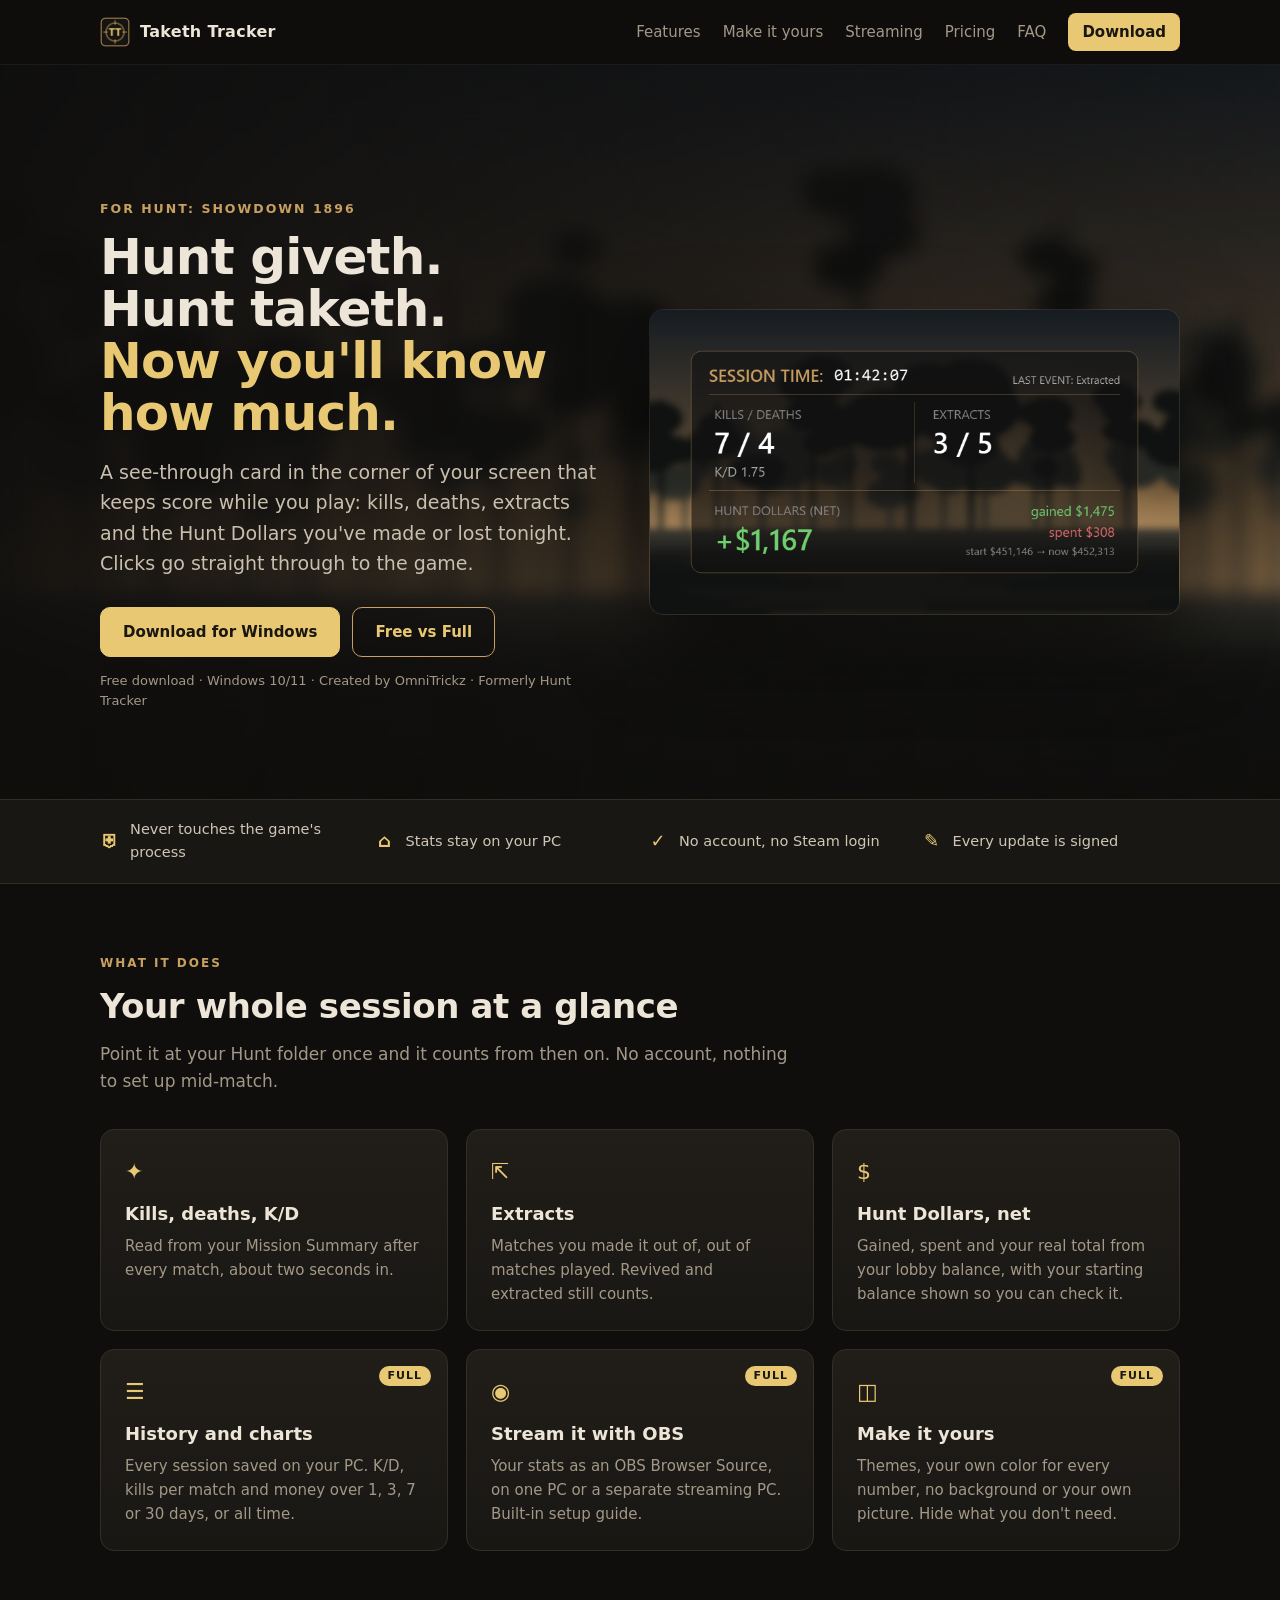
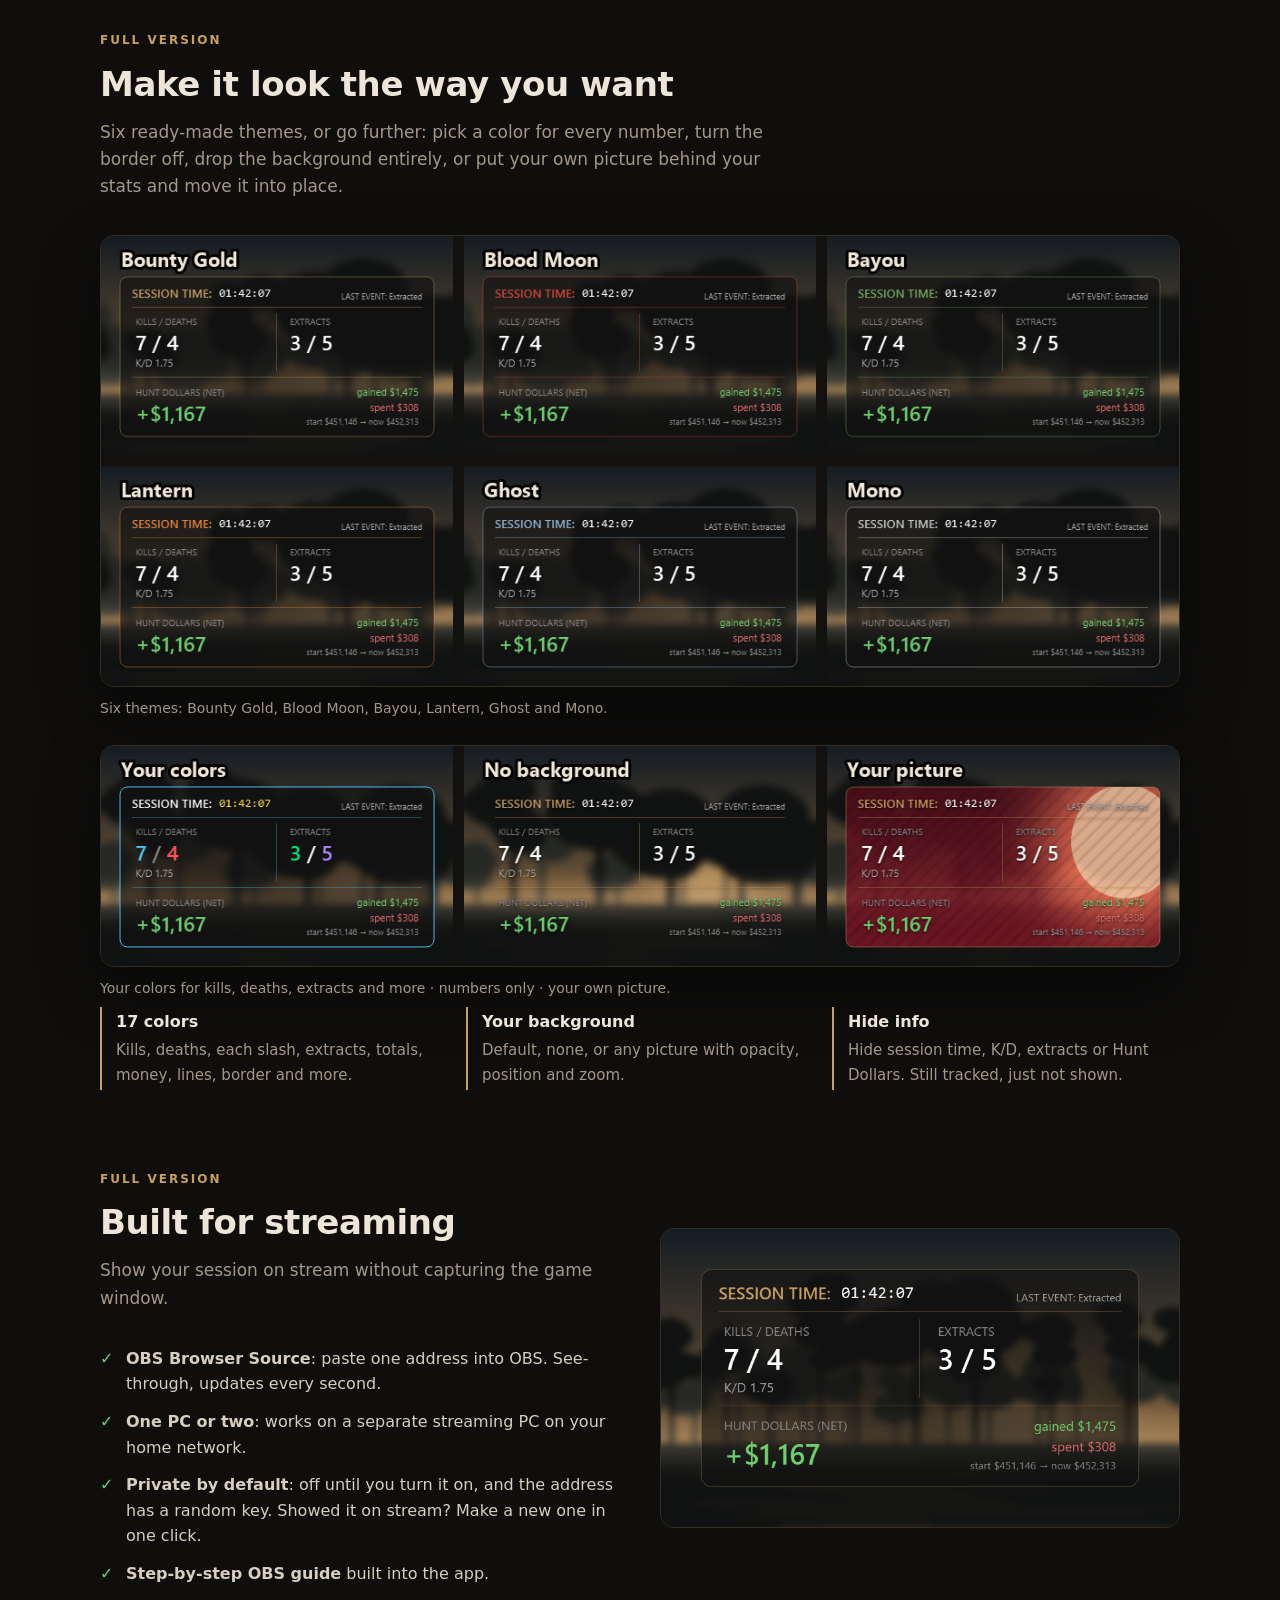
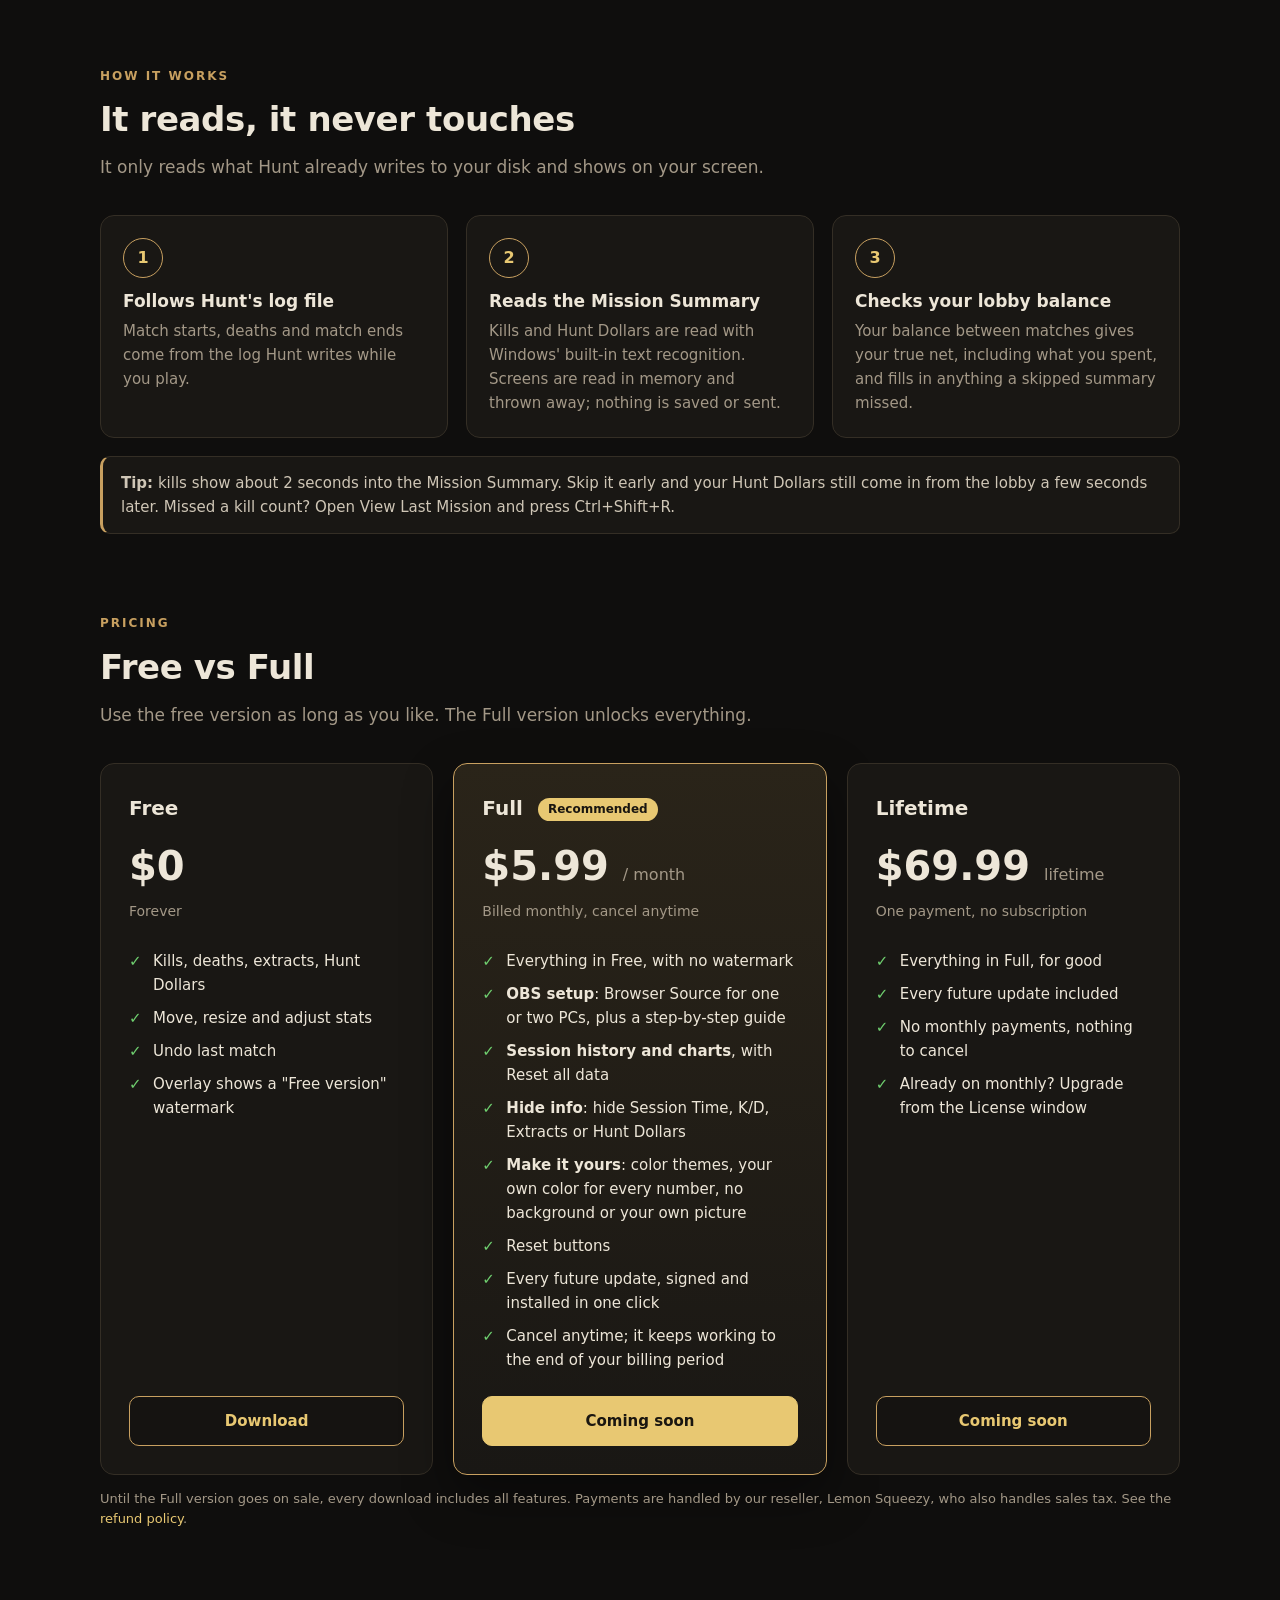
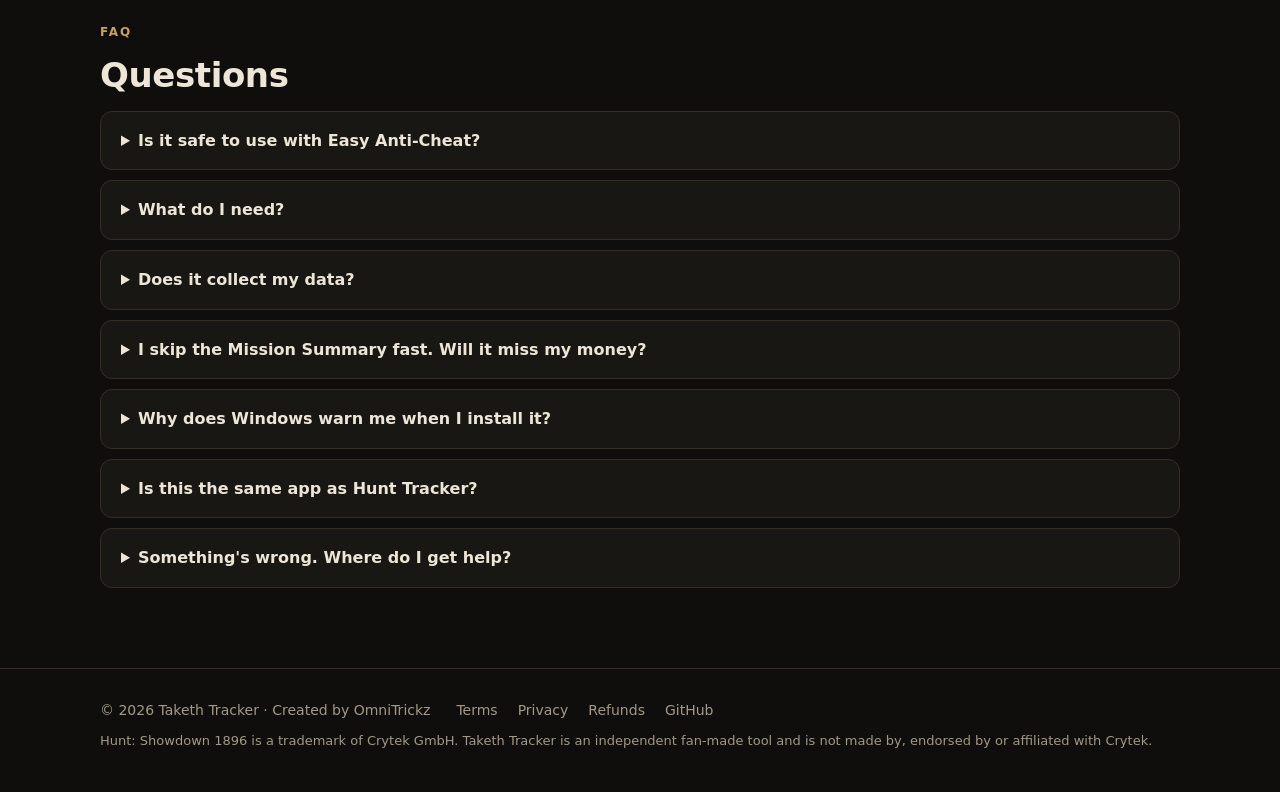
<file: docs/index.html>
<!doctype html>
<html lang="en">
<head>
  <meta charset="utf-8">
  <meta name="viewport" content="width=device-width, initial-scale=1">
  <title>Taketh Tracker: session stats overlay for Hunt: Showdown 1896</title>
  <meta name="description" content="A see-through overlay that tracks your kills, deaths, extracts and Hunt Dollars every session in Hunt: Showdown 1896. Free version, plus a Full version (monthly or lifetime) with session history, OBS streaming, themes and full customization.">
  <meta property="og:title" content="Taketh Tracker - Hunt giveth. Hunt taketh.">
  <meta property="og:description" content="Live session stats for Hunt: Showdown 1896: kills, deaths, extracts and Hunt Dollars.">
  <meta property="og:image" content="hero.png">
  <link rel="icon" href="icon.png">
  <link rel="stylesheet" href="site.css">
</head>
<body>
<header class="site">
  <div class="wrap">
    <a class="brand" href="./"><img src="icon.png" alt="">Taketh Tracker</a>
    <nav class="top">
      <a href="#features" class="hide-sm">Features</a>
      <a href="#customize" class="hide-sm">Make it yours</a>
      <a href="#stream" class="hide-sm">Streaming</a>
      <a href="#pricing">Pricing</a>
      <a href="#faq">FAQ</a>
      <a class="cta" href="https://github.com/OmniTrickz/hunt-tracker/releases/latest">Download</a>
    </nav>
  </div>
</header>

<section class="hero">
  <div class="wrap">
    <div class="hero-copy">
      <div class="eyebrow">For Hunt: Showdown 1896</div>
      <h1>Hunt giveth.<br>Hunt taketh.<br><em>Now you'll know how much.</em></h1>
      <p class="lede">A see-through card in the corner of your screen that keeps score while you play: kills, deaths,
        extracts and the Hunt Dollars you've made or lost tonight. Clicks go straight through to the game.</p>
      <div class="btns">
        <a class="btn primary" href="https://github.com/OmniTrickz/hunt-tracker/releases/latest">Download for Windows</a>
        <a class="btn" href="#pricing">Free vs Full</a>
      </div>
      <p class="small-note">Free download · Windows 10/11 · Created by OmniTrickz · Formerly Hunt Tracker</p>
    </div>
    <img class="hero-shot" src="hero.png" alt="The Taketh Tracker overlay: session time, kills and deaths, extracts and Hunt Dollars net with gained, spent and start-to-now balance">
  </div>
</section>

<div class="trust">
  <div class="wrap">
    <ul>
      <li><b>⛨</b> Never touches the game's process</li>
      <li><b>⌂</b> Stats stay on your PC</li>
      <li><b>✓</b> No account, no Steam login</li>
      <li><b>✎</b> Every update is signed</li>
    </ul>
  </div>
</div>

<main class="wrap">
  <section id="features">
    <div class="kicker">What it does</div>
    <h2>Your whole session at a glance</h2>
    <p class="sub">Point it at your Hunt folder once and it counts from then on. No account, nothing to set up mid-match.</p>
    <div class="grid3">
      <div class="card"><span class="icon">✦</span><h3>Kills, deaths, K/D</h3>
        <p>Read from your Mission Summary after every match, about two seconds in.</p></div>
      <div class="card"><span class="icon">⇱</span><h3>Extracts</h3>
        <p>Matches you made it out of, out of matches played. Revived and extracted still counts.</p></div>
      <div class="card"><span class="icon">$</span><h3>Hunt Dollars, net</h3>
        <p>Gained, spent and your real total from your lobby balance, with your starting balance shown so you can check it.</p></div>
      <div class="card"><span class="tag">FULL</span><span class="icon">☰</span><h3>History and charts</h3>
        <p>Every session saved on your PC. K/D, kills per match and money over 1, 3, 7 or 30 days, or all time.</p></div>
      <div class="card"><span class="tag">FULL</span><span class="icon">◉</span><h3>Stream it with OBS</h3>
        <p>Your stats as an OBS Browser Source, on one PC or a separate streaming PC. Built-in setup guide.</p></div>
      <div class="card"><span class="tag">FULL</span><span class="icon">◫</span><h3>Make it yours</h3>
        <p>Themes, your own color for every number, no background or your own picture. Hide what you don't need.</p></div>
    </div>
  </section>

  <section id="customize">
    <div class="kicker">Full version</div>
    <h2>Make it look the way you want</h2>
    <p class="sub">Six ready-made themes, or go further: pick a color for every number, turn the border off, drop the
      background entirely, or put your own picture behind your stats and move it into place.</p>
    <div class="show">
      <figure><img src="themes.png" alt="Six themes: Bounty Gold, Blood Moon, Bayou, Lantern, Ghost and Mono" loading="lazy">
        <figcaption>Six themes: Bounty Gold, Blood Moon, Bayou, Lantern, Ghost and Mono.</figcaption></figure>
      <figure><img src="customize.png" alt="Custom colors for every number, no background, and a picture background" loading="lazy">
        <figcaption>Your colors for kills, deaths, extracts and more · numbers only · your own picture.</figcaption></figure>
    </div>
    <div class="points">
      <div><b>17 colors</b><span>Kills, deaths, each slash, extracts, totals, money, lines, border and more.</span></div>
      <div><b>Your background</b><span>Default, none, or any picture with opacity, position and zoom.</span></div>
      <div><b>Hide info</b><span>Hide session time, K/D, extracts or Hunt Dollars. Still tracked, just not shown.</span></div>
    </div>
  </section>

  <section id="stream">
    <div class="split">
      <div>
        <div class="kicker">Full version</div>
        <h2>Built for streaming</h2>
        <p class="sub">Show your session on stream without capturing the game window.</p>
        <ul class="list">
          <li><b>OBS Browser Source</b>: paste one address into OBS. See-through, updates every second.</li>
          <li><b>One PC or two</b>: works on a separate streaming PC on your home network.</li>
          <li><b>Private by default</b>: off until you turn it on, and the address has a random key. Showed it on stream? Make a new one in one click.</li>
          <li><b>Step-by-step OBS guide</b> built into the app.</li>
        </ul>
      </div>
      <img src="hero.png" alt="The Taketh Tracker overlay over a game scene" loading="lazy">
    </div>
  </section>

  <section id="how">
    <div class="kicker">How it works</div>
    <h2>It reads, it never touches</h2>
    <p class="sub">It only reads what Hunt already writes to your disk and shows on your screen.</p>
    <div class="steps">
      <div class="step"><h3>Follows Hunt's log file</h3>
        <p>Match starts, deaths and match ends come from the log Hunt writes while you play.</p></div>
      <div class="step"><h3>Reads the Mission Summary</h3>
        <p>Kills and Hunt Dollars are read with Windows' built-in text recognition. Screens are read in memory and
          thrown away; nothing is saved or sent.</p></div>
      <div class="step"><h3>Checks your lobby balance</h3>
        <p>Your balance between matches gives your true net, including what you spent, and fills in anything a
          skipped summary missed.</p></div>
    </div>
    <div class="tip"><b>Tip:</b> kills show about 2 seconds into the Mission Summary. Skip it early and your Hunt Dollars
      still come in from the lobby a few seconds later. Missed a kill count? Open View Last Mission and press Ctrl+Shift+R.</div>
  </section>

  <section id="pricing">
    <div class="kicker">Pricing</div>
    <h2>Free vs Full</h2>
    <p class="sub">Use the free version as long as you like. The Full version unlocks everything.</p>
    <div class="plans">
      <div class="plan">
        <h3>Free</h3>
        <div class="price">$0</div>
        <div class="alt-prices">Forever</div>
        <ul>
          <li>Kills, deaths, extracts, Hunt Dollars</li>
          <li>Move, resize and adjust stats</li>
          <li>Undo last match</li>
          <li>Overlay shows a "Free version" watermark</li>
        </ul>
        <a class="btn" href="https://github.com/OmniTrickz/hunt-tracker/releases/latest">Download</a>
      </div>
      <div class="plan featured">
        <h3>Full <span class="badge">Recommended</span></h3>
        <div class="price">$5.99 <small>/ month</small></div>
        <div class="alt-prices">Billed monthly, cancel anytime</div>
        <ul>
          <li>Everything in Free, with no watermark</li>
          <li><b>OBS setup</b>: Browser Source for one or two PCs, plus a step-by-step guide</li>
          <li><b>Session history and charts</b>, with Reset all data</li>
          <li><b>Hide info</b>: hide Session Time, K/D, Extracts or Hunt Dollars</li>
          <li><b>Make it yours</b>: color themes, your own color for every number, no background or your own picture</li>
          <li>Reset buttons</li>
          <li>Every future update, signed and installed in one click</li>
          <li>Cancel anytime; it keeps working to the end of your billing period</li>
        </ul>
        <a class="btn primary" href="#pricing" aria-disabled="true">Coming soon</a>
      </div>
      <div class="plan">
        <h3>Lifetime</h3>
        <div class="price">$69.99 <small>lifetime</small></div>
        <div class="alt-prices">One payment, no subscription</div>
        <ul>
          <li>Everything in Full, for good</li>
          <li>Every future update included</li>
          <li>No monthly payments, nothing to cancel</li>
          <li>Already on monthly? Upgrade from the License window</li>
        </ul>
        <a class="btn" href="#pricing" aria-disabled="true">Coming soon</a>
      </div>
    </div>
    <p class="small-note">Until the Full version goes on sale, every download includes all features.
      Payments are handled by our reseller, Lemon Squeezy, who also handles sales tax.
      See the <a href="refund.html">refund policy</a>.</p>
  </section>

  <section id="faq">
    <div class="kicker">FAQ</div>
    <h2>Questions</h2>
    <details><summary>Is it safe to use with Easy Anti-Cheat?</summary>
      <p>Taketh Tracker never opens the game's process, doesn't read or change game memory, inject anything, or draw
        inside the game. The overlay is an ordinary window on top, and it reads Hunt's log file and the screen. We can't speak for Crytek or Easy
        Anti-Cheat; only they decide what their anti-cheat allows.</p></details>
    <details><summary>What do I need?</summary>
      <p>Windows 10 or 11, Hunt in Borderless (windowed fullscreen) on your main monitor, the game in English, and
        ideally a 16:9 screen (1080p, 1440p or 4K).</p></details>
    <details><summary>Does it collect my data?</summary>
      <p>No. Your stats stay on your PC. Online, it only checks GitHub for updates (and, for the Full version, checks
        your license with Lemon Squeezy). See the <a href="privacy.html">privacy policy</a>.</p></details>
    <details><summary>I skip the Mission Summary fast. Will it miss my money?</summary>
      <p>No. Kills are read about 2 seconds in. If the Hunt Dollars weren't on screen yet, they're filled in from your
        lobby balance a few seconds after you get back to the lobby, and the card shows your starting and current
        balance so you can check the total.</p></details>
    <details><summary>Why does Windows warn me when I install it?</summary>
      <p>The installer isn't signed with a paid Windows certificate yet. Only download it from the official GitHub
        releases page, then choose More info, then Run anyway. Updates are signed by us, and the app refuses fakes.</p></details>
    <details><summary>Is this the same app as Hunt Tracker?</summary>
      <p>Yes. Hunt Tracker was renamed Taketh Tracker ("Hunt giveth, Hunt taketh"). Updating keeps all your stats,
        history and settings, and the old shortcuts are replaced with new ones.</p></details>
    <details><summary>Something's wrong. Where do I get help?</summary>
      <p>Open an issue on <a href="https://github.com/OmniTrickz/hunt-tracker/issues">GitHub</a>. For security
        problems, use <a href="https://github.com/OmniTrickz/hunt-tracker/security/advisories/new">private reporting</a>.
        About an order, reply to your Lemon Squeezy receipt email.</p></details>
  </section>
</main>

<footer class="site">
  <div class="wrap">
    <span>© 2026 Taketh Tracker · Created by OmniTrickz</span>
    <span class="links">
      <a href="terms.html">Terms</a><a href="privacy.html">Privacy</a><a href="refund.html">Refunds</a>
      <a href="https://github.com/OmniTrickz/hunt-tracker">GitHub</a>
    </span>
    <span class="fine">Hunt: Showdown 1896 is a trademark of Crytek GmbH. Taketh Tracker is an independent fan-made tool and is not
      made by, endorsed by or affiliated with Crytek.</span>
  </div>
</footer>
</body>
</html>
</file>
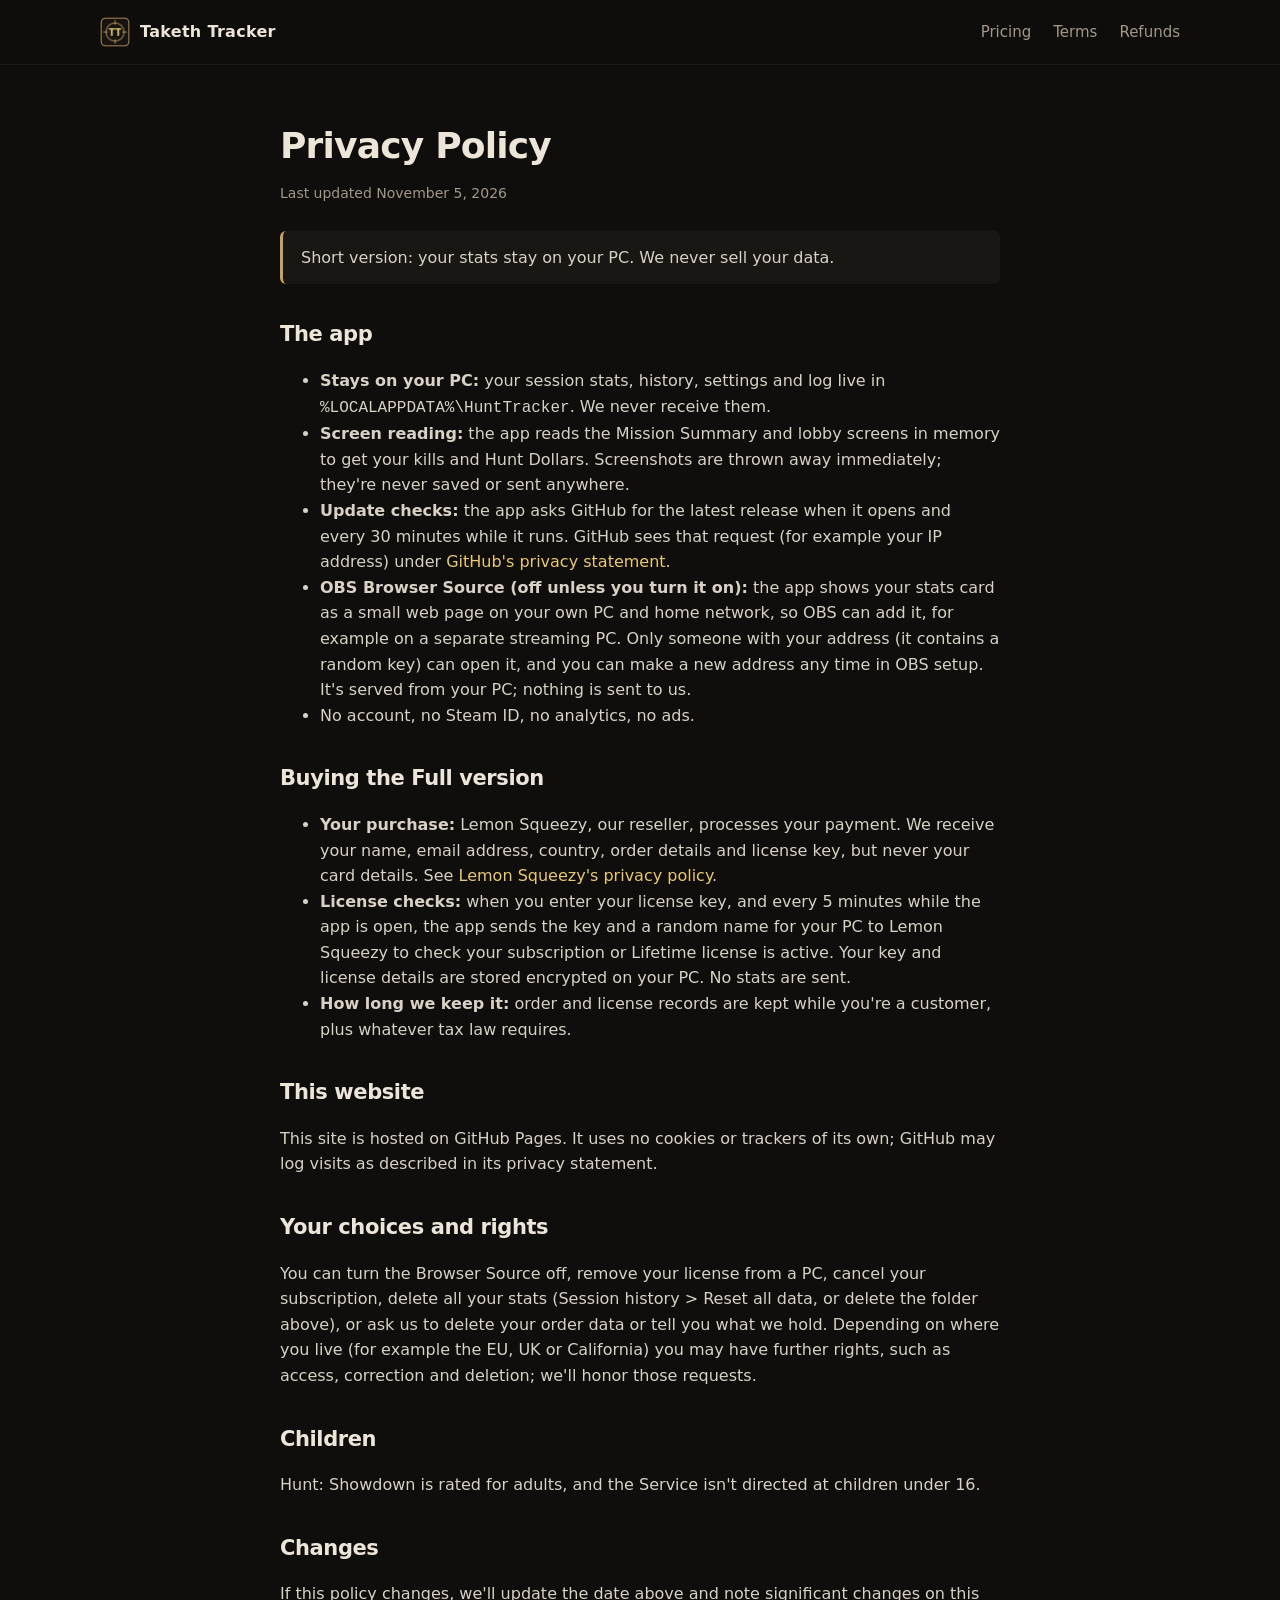
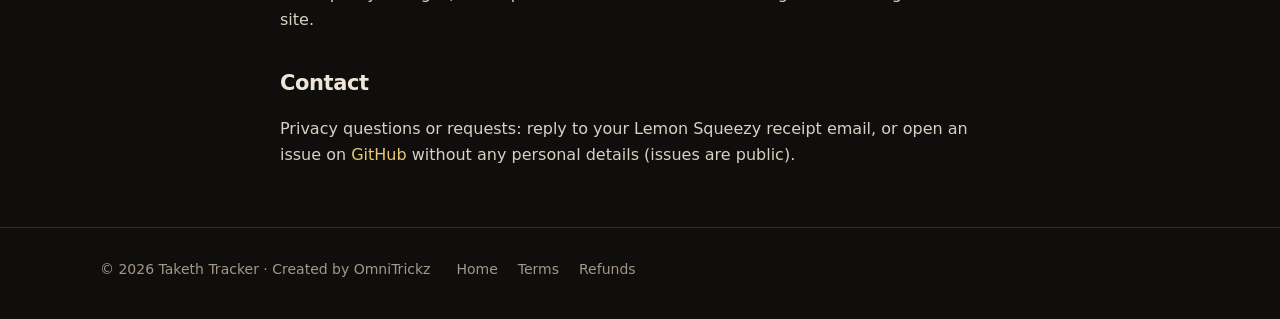
<file: docs/privacy.html>
<!doctype html>
<html lang="en">
<head>
  <meta charset="utf-8">
  <meta name="viewport" content="width=device-width, initial-scale=1">
  <title>Privacy Policy - Taketh Tracker</title>
  <link rel="icon" href="icon.png">
  <link rel="stylesheet" href="site.css">
</head>
<body>
<header class="site"><div class="wrap">
  <a class="brand" href="./"><img src="icon.png" alt="">Taketh Tracker</a>
  <nav class="top"><a href="./#pricing">Pricing</a><a href="terms.html">Terms</a><a href="refund.html">Refunds</a></nav>
</div></header>

<main class="wrap doc">
  <h1>Privacy Policy</h1>
  <p class="meta">Last updated November 5, 2026</p>

  <p class="callout">Short version: your stats stay on your PC. We never sell your data.</p>

  <h2>The app</h2>
  <ul>
    <li><b>Stays on your PC:</b> your session stats, history, settings and log live in
      <code>%LOCALAPPDATA%\HuntTracker</code>. We never receive them.</li>
    <li><b>Screen reading:</b> the app reads the Mission Summary and lobby screens in memory to get your kills and Hunt
      Dollars. Screenshots are thrown away immediately; they're never saved or sent anywhere.</li>
    <li><b>Update checks:</b> the app asks GitHub for the latest release when it opens and every 30 minutes while it
      runs. GitHub sees that request (for example your IP address) under
      <a href="https://docs.github.com/site-policy/privacy-policies/github-general-privacy-statement">GitHub's privacy statement</a>.</li>
    <li><b>OBS Browser Source (off unless you turn it on):</b> the app shows your stats card as a small web page on
      your own PC and home network, so OBS can add it, for example on a separate streaming PC. Only someone with your
      address (it contains a random key) can open it, and you can make a new address any time in OBS setup. It's served
      from your PC; nothing is sent to us.</li>
    <li>No account, no Steam ID, no analytics, no ads.</li>
  </ul>

  <h2>Buying the Full version</h2>
  <ul>
    <li><b>Your purchase:</b> Lemon Squeezy, our reseller, processes your payment. We receive your name, email address,
      country, order details and license key, but never your card details. See
      <a href="https://www.lemonsqueezy.com/privacy">Lemon Squeezy's privacy policy</a>.</li>
    <li><b>License checks:</b> when you enter your license key, and every 5 minutes while the app is open, the app sends the key
      and a random name for your PC to Lemon Squeezy to check your subscription or Lifetime license is active. Your key and license
      details are stored encrypted on your PC. No stats are sent.</li>
    <li><b>How long we keep it:</b> order and license records are kept while you're a customer, plus whatever tax law
      requires.</li>
  </ul>

  <h2>This website</h2>
  <p>This site is hosted on GitHub Pages. It uses no cookies or trackers of its own; GitHub may log visits as described
    in its privacy statement.</p>

  <h2>Your choices and rights</h2>
  <p>You can turn the Browser Source off, remove your license from a PC, cancel your subscription, delete all your
    stats (Session history &gt; Reset all data, or delete the folder above), or ask us to delete your order data or
    tell you what we hold. Depending on where you live (for example the EU, UK or California) you may
    have further rights, such as access, correction and deletion; we'll honor those requests.</p>

  <h2>Children</h2>
  <p>Hunt: Showdown is rated for adults, and the Service isn't directed at children under 16.</p>

  <h2>Changes</h2>
  <p>If this policy changes, we'll update the date above and note significant changes on this site.</p>

  <h2>Contact</h2>
  <p>Privacy questions or requests: reply to your Lemon Squeezy receipt email, or open an issue on
    <a href="https://github.com/OmniTrickz/hunt-tracker/issues">GitHub</a> without any personal details (issues are
    public).</p>
</main>

<footer class="site"><div class="wrap">
  <span>© 2026 Taketh Tracker · Created by OmniTrickz</span>
  <span class="links"><a href="./">Home</a><a href="terms.html">Terms</a><a href="refund.html">Refunds</a></span>
</div></footer>
</body>
</html>
</file>
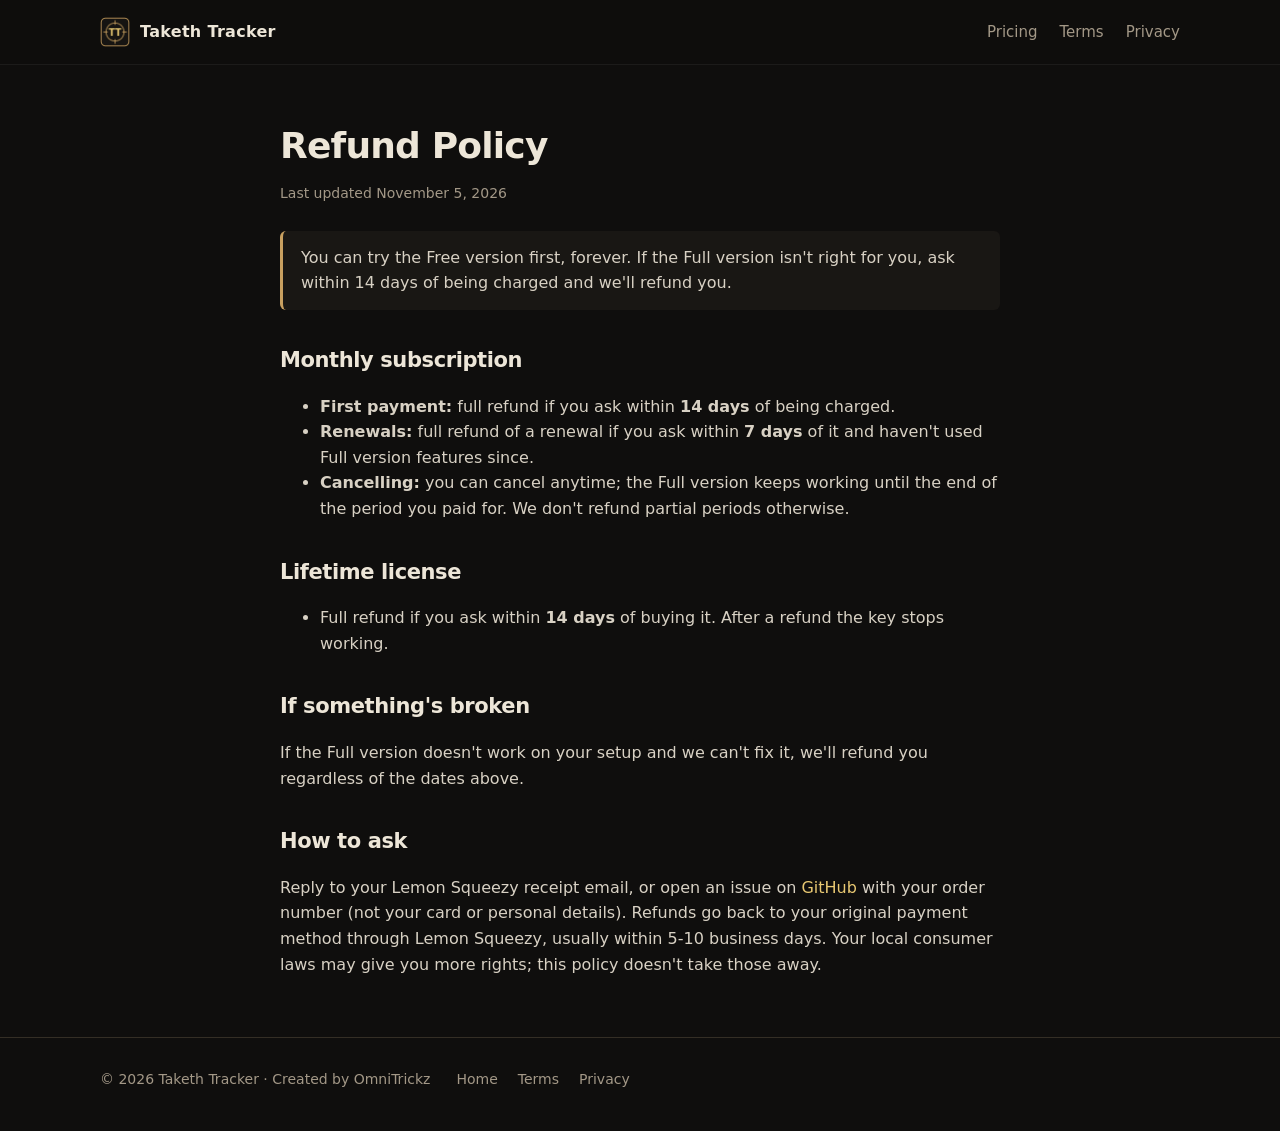
<file: docs/refund.html>
<!doctype html>
<html lang="en">
<head>
  <meta charset="utf-8">
  <meta name="viewport" content="width=device-width, initial-scale=1">
  <title>Refund Policy - Taketh Tracker</title>
  <link rel="icon" href="icon.png">
  <link rel="stylesheet" href="site.css">
</head>
<body>
<header class="site"><div class="wrap">
  <a class="brand" href="./"><img src="icon.png" alt="">Taketh Tracker</a>
  <nav class="top"><a href="./#pricing">Pricing</a><a href="terms.html">Terms</a><a href="privacy.html">Privacy</a></nav>
</div></header>

<main class="wrap doc">
  <h1>Refund Policy</h1>
  <p class="meta">Last updated November 5, 2026</p>

  <p class="callout">You can try the Free version first, forever. If the Full version isn't right for you, ask within 14 days
    of being charged and we'll refund you.</p>

  <h2>Monthly subscription</h2>
  <ul>
    <li><b>First payment:</b> full refund if you ask within <b>14 days</b> of being charged.</li>
    <li><b>Renewals:</b> full refund of a renewal if you ask within <b>7 days</b> of it and haven't used Full version
      features since.</li>
    <li><b>Cancelling:</b> you can cancel anytime; the Full version keeps working until the end of the period you paid
      for. We don't refund partial periods otherwise.</li>
  </ul>

  <h2>Lifetime license</h2>
  <ul>
    <li>Full refund if you ask within <b>14 days</b> of buying it. After a refund the key stops working.</li>
  </ul>

  <h2>If something's broken</h2>
  <p>If the Full version doesn't work on your setup and we can't fix it, we'll refund you regardless of the dates
    above.</p>

  <h2>How to ask</h2>
  <p>Reply to your Lemon Squeezy receipt email, or open an issue on
    <a href="https://github.com/OmniTrickz/hunt-tracker/issues">GitHub</a> with your order number (not your card or
    personal details). Refunds go back to your original payment method through Lemon Squeezy, usually within 5-10
    business days. Your local consumer laws may give you more rights; this policy doesn't take those away.</p>
</main>

<footer class="site"><div class="wrap">
  <span>© 2026 Taketh Tracker · Created by OmniTrickz</span>
  <span class="links"><a href="./">Home</a><a href="terms.html">Terms</a><a href="privacy.html">Privacy</a></span>
</div></footer>
</body>
</html>
</file>
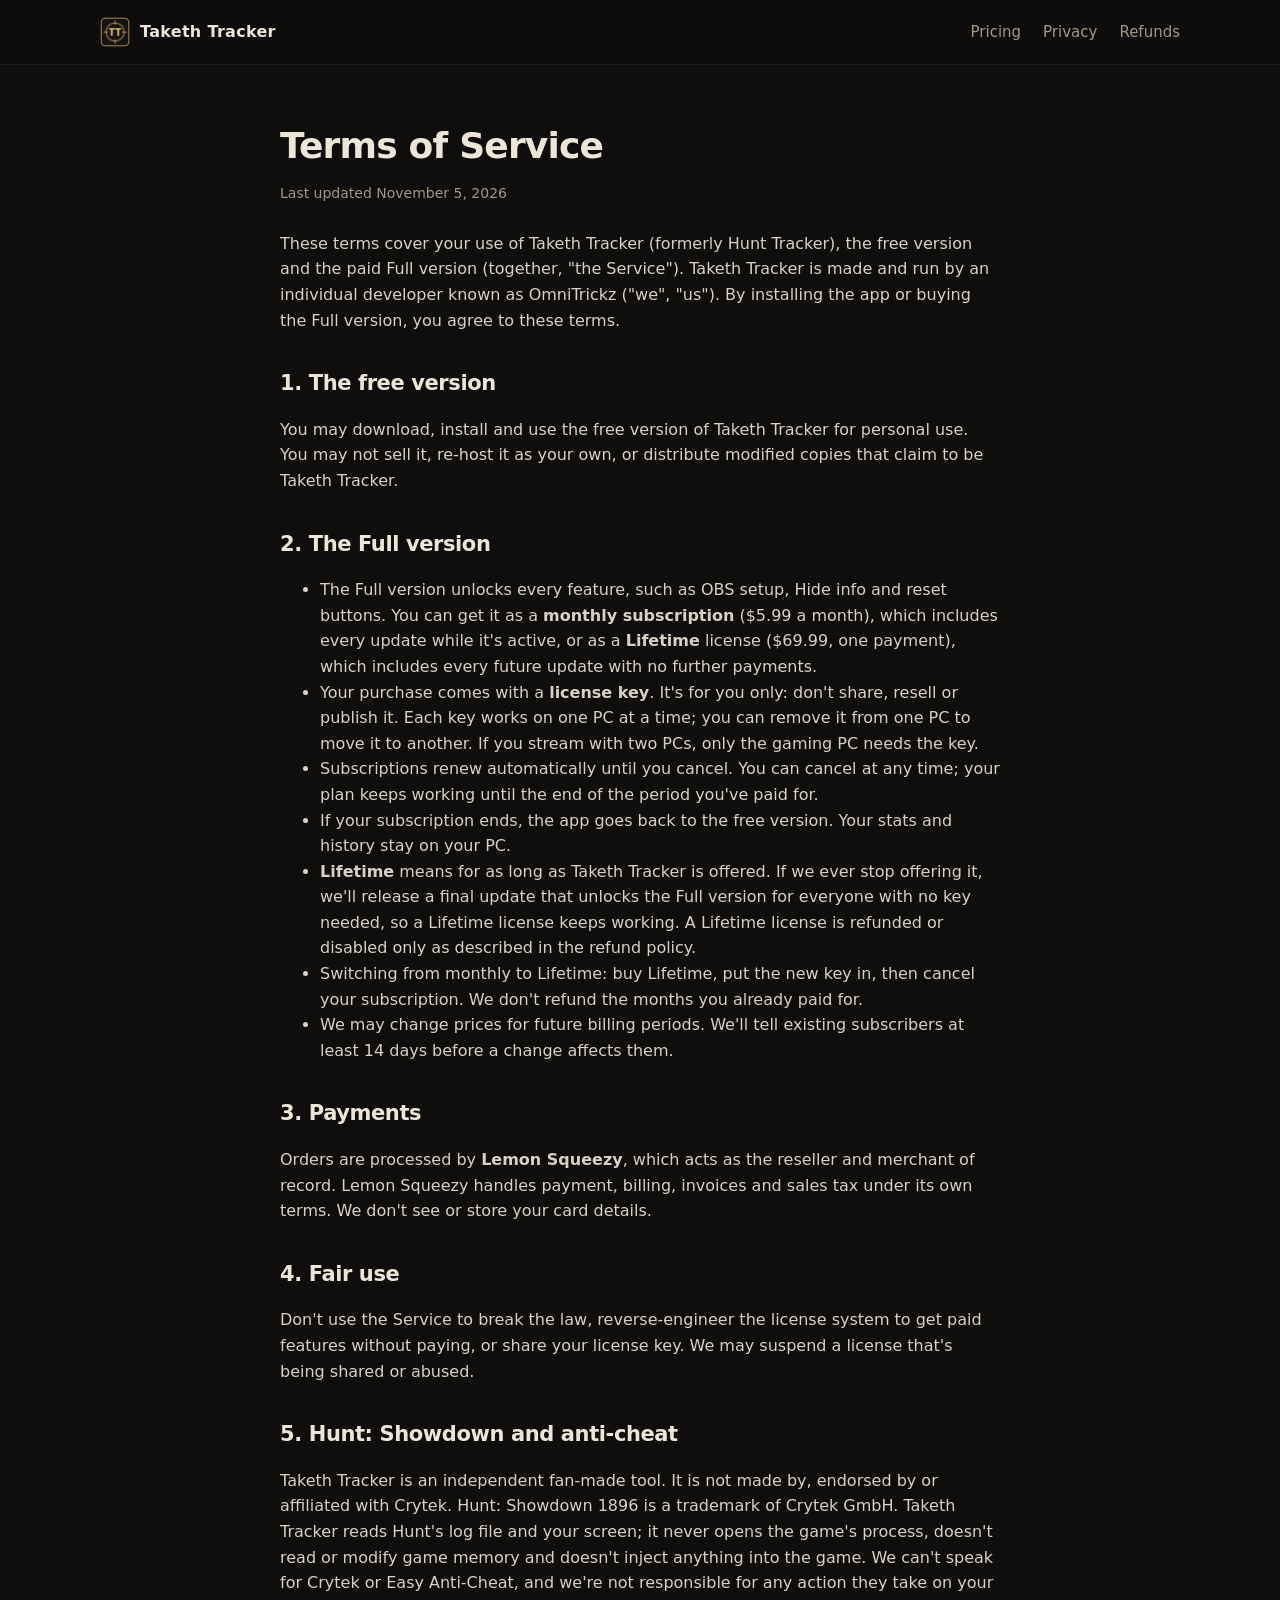
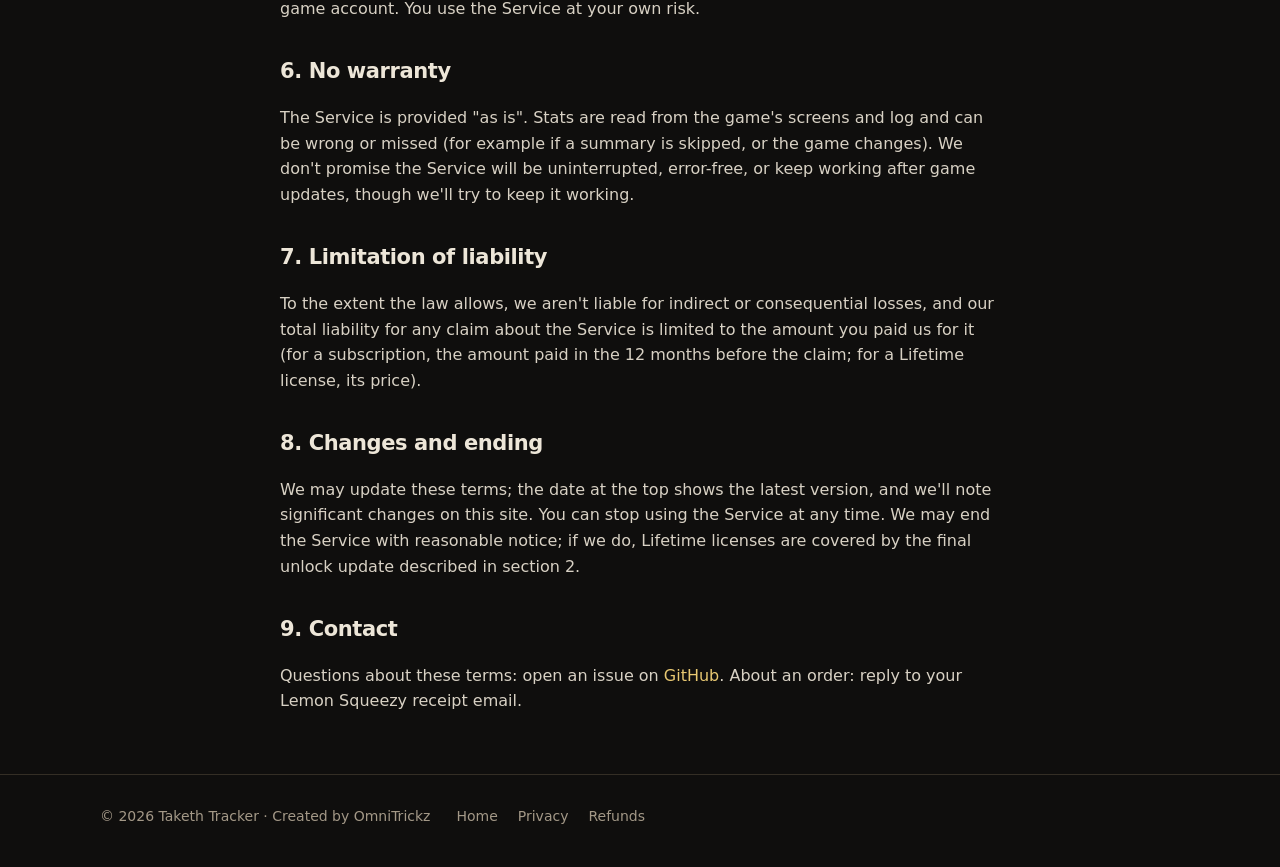
<file: docs/terms.html>
<!doctype html>
<html lang="en">
<head>
  <meta charset="utf-8">
  <meta name="viewport" content="width=device-width, initial-scale=1">
  <title>Terms of Service - Taketh Tracker</title>
  <link rel="icon" href="icon.png">
  <link rel="stylesheet" href="site.css">
</head>
<body>
<header class="site"><div class="wrap">
  <a class="brand" href="./"><img src="icon.png" alt="">Taketh Tracker</a>
  <nav class="top"><a href="./#pricing">Pricing</a><a href="privacy.html">Privacy</a><a href="refund.html">Refunds</a></nav>
</div></header>

<main class="wrap doc">
  <h1>Terms of Service</h1>
  <p class="meta">Last updated November 5, 2026</p>

  <p>These terms cover your use of Taketh Tracker (formerly Hunt Tracker), the free version and the paid Full version (together, "the
    Service"). Taketh Tracker is made and run by an individual developer known as OmniTrickz ("we", "us"). By
    installing the app or buying the Full version, you agree to these terms.</p>

  <h2>1. The free version</h2>
  <p>You may download, install and use the free version of Taketh Tracker for personal use. You may not sell it, re-host it as
    your own, or distribute modified copies that claim to be Taketh Tracker.</p>

  <h2>2. The Full version</h2>
  <ul>
    <li>The Full version unlocks every feature, such as OBS setup, Hide info and reset buttons. You can get it as a
      <b>monthly subscription</b> ($5.99 a month), which includes every update while it's active, or as a
      <b>Lifetime</b> license ($69.99, one payment), which includes every future update with no further payments.</li>
    <li>Your purchase comes with a <b>license key</b>. It's for you only: don't share, resell or publish it. Each key
      works on one PC at a time; you can remove it from one PC to move it to another. If you stream with two PCs,
      only the gaming PC needs the key.</li>
    <li>Subscriptions renew automatically until you cancel. You can cancel at any time; your plan keeps working until
      the end of the period you've paid for.</li>
    <li>If your subscription ends, the app goes back to the free version. Your stats and history stay on your PC.</li>
    <li><b>Lifetime</b> means for as long as Taketh Tracker is offered. If we ever stop offering it, we'll release a
      final update that unlocks the Full version for everyone with no key needed, so a Lifetime license keeps
      working. A Lifetime license is refunded or disabled only as described in the refund policy.</li>
    <li>Switching from monthly to Lifetime: buy Lifetime, put the new key in, then cancel your subscription. We don't
      refund the months you already paid for.</li>
    <li>We may change prices for future billing periods. We'll tell existing subscribers at least 14 days before a
      change affects them.</li>
  </ul>

  <h2>3. Payments</h2>
  <p>Orders are processed by <b>Lemon Squeezy</b>, which acts as the reseller and merchant of record. Lemon Squeezy
    handles payment, billing, invoices and sales tax under its own terms. We don't see or store your card details.</p>

  <h2>4. Fair use</h2>
  <p>Don't use the Service to break the law, reverse-engineer the license system to get paid features without paying,
    or share your license key. We may suspend a license that's
    being shared or abused.</p>

  <h2>5. Hunt: Showdown and anti-cheat</h2>
  <p>Taketh Tracker is an independent fan-made tool. It is not made by, endorsed by or affiliated with Crytek.
    Hunt: Showdown 1896 is a trademark of Crytek GmbH. Taketh Tracker reads Hunt's log file and your screen; it never
    opens the game's process, doesn't read or modify game memory and doesn't inject anything into the game. We can't speak for Crytek or Easy Anti-Cheat, and
    we're not responsible for any action they take on your game account. You use the Service at your own risk.</p>

  <h2>6. No warranty</h2>
  <p>The Service is provided "as is". Stats are read from the game's screens and log and can be wrong or missed (for
    example if a summary is skipped, or the game changes). We don't promise the Service will be uninterrupted,
    error-free, or keep working after game updates, though we'll try to keep it working.</p>

  <h2>7. Limitation of liability</h2>
  <p>To the extent the law allows, we aren't liable for indirect or consequential losses, and our total liability for
    any claim about the Service is limited to the amount you paid us for it (for a subscription, the amount paid in the
    12 months before the claim; for a Lifetime license, its price).</p>

  <h2>8. Changes and ending</h2>
  <p>We may update these terms; the date at the top shows the latest version, and we'll note significant changes on
    this site. You can stop using the Service at any time. We may end the Service with reasonable notice; if we do, Lifetime
    licenses are covered by the final unlock update described in section 2.</p>

  <h2>9. Contact</h2>
  <p>Questions about these terms: open an issue on
    <a href="https://github.com/OmniTrickz/hunt-tracker/issues">GitHub</a>. About an order: reply to your Lemon
    Squeezy receipt email.</p>
</main>

<footer class="site"><div class="wrap">
  <span>© 2026 Taketh Tracker · Created by OmniTrickz</span>
  <span class="links"><a href="./">Home</a><a href="privacy.html">Privacy</a><a href="refund.html">Refunds</a></span>
</div></footer>
</body>
</html>
</file>
<file: docs/site.css>
:root {
  --bg: #0f0e0d;
  --panel: #191714;
  --panel-2: #211e19;
  --line: #342e25;
  --text: #ede6d8;
  --muted: #a39887;
  --gold: #e8c872;
  --gold-dim: #c8a060;
  --up: #6fcf6f;
  --down: #e06c6c;
  --radius: 14px;
  color-scheme: dark;
}

* { box-sizing: border-box; }
html { scroll-behavior: smooth; }
body {
  margin: 0;
  background: var(--bg);
  color: var(--text);
  font: 16px/1.6 "Segoe UI", system-ui, -apple-system, Roboto, Helvetica, Arial, sans-serif;
  overflow-x: hidden;
}
img { max-width: 100%; display: block; }
a { color: var(--gold); text-decoration: none; }
a:hover { text-decoration: underline; }
.wrap { max-width: 1120px; margin: 0 auto; padding: 0 20px; }

/* ---------- header / footer ---------- */
header.site {
  border-bottom: 1px solid rgba(255,255,255,.06);
  background: rgba(15, 14, 13, 0.82);
  position: sticky; top: 0; z-index: 10;
  backdrop-filter: blur(8px);
}
header.site .wrap { display: flex; align-items: center; gap: 14px; height: 64px; }
.brand { display: flex; align-items: center; gap: 10px; color: var(--text); font-weight: 700; letter-spacing: .3px; }
.brand img { width: 30px; height: 30px; }
.brand:hover { text-decoration: none; }
nav.top { margin-left: auto; display: flex; align-items: center; gap: 22px; font-size: 15px; }
nav.top a { color: var(--muted); }
nav.top a:hover { color: var(--text); text-decoration: none; }
nav.top a.cta { color: #1a1610; background: var(--gold); padding: 7px 14px; border-radius: 8px; font-weight: 600; }
nav.top a.cta:hover { background: #f1d68b; }

footer.site { border-top: 1px solid var(--line); margin-top: 60px; padding: 30px 0 40px; color: var(--muted); font-size: 14px; }
footer.site .wrap { display: flex; flex-wrap: wrap; gap: 10px 26px; align-items: center; }
footer.site .links { display: flex; flex-wrap: wrap; gap: 8px 20px; }
footer.site .links a { color: var(--muted); }
footer.site .fine { flex-basis: 100%; font-size: 13px; }

/* ---------- buttons ---------- */
.btns { display: flex; flex-wrap: wrap; gap: 12px; }
.btn {
  display: inline-block; padding: 12px 22px; border-radius: 10px; font-weight: 600; font-size: 15px;
  border: 1px solid var(--gold-dim); color: var(--gold); background: rgba(15,14,13,.35);
}
.btn:hover { text-decoration: none; background: rgba(232,200,114,.10); }
.btn.primary { background: var(--gold); color: #1a1610; border-color: var(--gold); }
.btn.primary:hover { background: #f1d68b; }
.small-note { color: var(--muted); font-size: 13px; margin-top: 14px; }

/* ---------- hero ---------- */
.hero {
  position: relative;
  background:
    linear-gradient(90deg, rgba(15,14,13,.95) 0%, rgba(15,14,13,.7) 45%, rgba(15,14,13,.35) 100%),
    linear-gradient(0deg, var(--bg) 0%, rgba(15,14,13,0) 25%),
    url("hero-bg.jpg") center / cover no-repeat;
}
.hero .wrap { display: grid; grid-template-columns: 1fr 1.05fr; gap: 44px; align-items: center; padding-top: 64px; padding-bottom: 64px; }
.hero-copy { max-width: 540px; }
.hero-shot { width: 100%; border-radius: var(--radius); border: 1px solid rgba(255,255,255,.08); box-shadow: 0 30px 80px rgba(0,0,0,.6); }
.eyebrow { color: var(--gold-dim); font-weight: 700; letter-spacing: 2px; text-transform: uppercase; font-size: 12.5px; }
h1 { font-size: 50px; line-height: 1.04; margin: 12px 0 18px; letter-spacing: -.8px; }
h1 em { font-style: normal; color: var(--gold); }
.lede { color: #c9bfae; font-size: 19px; margin: 0 0 28px; }

/* ---------- trust strip ---------- */
.trust { border-top: 1px solid var(--line); border-bottom: 1px solid var(--line); background: var(--panel); }
.trust ul { list-style: none; margin: 0; padding: 18px 0; display: grid; grid-template-columns: repeat(4, 1fr); gap: 14px; }
.trust li { display: flex; align-items: center; gap: 10px; color: #cfc6b6; font-size: 14.5px; }
.trust li b { color: var(--gold); font-size: 18px; width: 22px; text-align: center; }

/* ---------- sections ---------- */
section { padding: 70px 0 10px; }
h2 { font-size: 34px; margin: 0 0 8px; letter-spacing: -.4px; }
.sub { color: var(--muted); margin: 0 0 34px; max-width: 700px; font-size: 17px; }
.kicker { color: var(--gold-dim); font-weight: 700; letter-spacing: 2px; text-transform: uppercase; font-size: 12px; margin-bottom: 6px; }

.grid3 { display: grid; grid-template-columns: repeat(3, 1fr); gap: 18px; }
.card {
  position: relative;
  background: linear-gradient(180deg, var(--panel-2), var(--panel));
  border: 1px solid var(--line); border-radius: var(--radius); padding: 24px;
}
.card h3 { margin: 0 0 6px; font-size: 18px; }
.card p { margin: 0; color: var(--muted); font-size: 15px; }
.card .icon { color: var(--gold); font-size: 22px; margin-bottom: 10px; display: block; }
.tag {
  position: absolute; top: 16px; right: 16px; font-size: 11px; font-weight: 700; letter-spacing: 1px;
  color: #1a1610; background: var(--gold); border-radius: 20px; padding: 1px 9px;
}

/* showcase */
.show { display: grid; grid-template-columns: 1fr; gap: 26px; }
.show figure { margin: 0; }
.show img { width: 100%; border-radius: var(--radius); border: 1px solid var(--line); box-shadow: 0 24px 60px rgba(0,0,0,.45); }
.show figcaption { color: var(--muted); font-size: 14px; margin-top: 10px; }
.points { display: grid; grid-template-columns: repeat(3, 1fr); gap: 18px; margin-top: 8px; }
.points div { border-left: 2px solid var(--gold-dim); padding: 2px 0 2px 14px; }
.points b { display: block; margin-bottom: 2px; }
.points span { color: var(--muted); font-size: 15px; }

/* streaming */
.split { display: grid; grid-template-columns: 1fr 1fr; gap: 40px; align-items: center; }
.split img { border-radius: var(--radius); border: 1px solid var(--line); }
.list { list-style: none; padding: 0; margin: 0; display: grid; gap: 12px; }
.list li { padding-left: 26px; position: relative; color: #d6cebf; }
.list li::before { content: "✓"; position: absolute; left: 0; color: var(--up); font-weight: 700; }

/* how it works */
.steps { counter-reset: s; display: grid; grid-template-columns: repeat(3, 1fr); gap: 18px; }
.step { background: var(--panel); border: 1px solid var(--line); border-radius: var(--radius); padding: 22px; }
.step::before {
  counter-increment: s; content: counter(s);
  width: 38px; height: 38px; border-radius: 50%; border: 1px solid var(--gold-dim); color: var(--gold);
  display: grid; place-items: center; font-weight: 700; margin-bottom: 10px;
}
.step h3 { margin: 0 0 4px; font-size: 17px; }
.step p { margin: 0; color: var(--muted); font-size: 15px; }
.tip { margin-top: 18px; background: var(--panel); border: 1px solid var(--line); border-left: 3px solid var(--gold-dim);
  border-radius: 10px; padding: 14px 18px; color: #cfc6b6; font-size: 15px; }

/* ---------- pricing ---------- */
.plans { display: grid; grid-template-columns: 1fr 1.12fr 1fr; gap: 20px; align-items: stretch; }
.plan { background: var(--panel); border: 1px solid var(--line); border-radius: var(--radius); padding: 28px; display: flex; flex-direction: column; }
.plan.featured { border-color: var(--gold-dim); background: linear-gradient(180deg, #2a2419, var(--panel)); box-shadow: 0 20px 50px rgba(0,0,0,.4); }
.plan h3 { margin: 0; font-size: 20px; }
.price { font-size: 40px; font-weight: 700; margin: 10px 0 2px; }
.price small { font-size: 16px; color: var(--muted); font-weight: 500; }
.alt-prices { color: var(--muted); font-size: 14px; margin-bottom: 16px; }
.plan ul { list-style: none; padding: 0; margin: 10px 0 24px; display: grid; gap: 9px; }
.plan li { padding-left: 24px; position: relative; font-size: 15px; }
.plan li::before { content: "✓"; position: absolute; left: 0; color: var(--up); font-weight: 700; }
.plan .btn { margin-top: auto; text-align: center; }
.badge { display: inline-block; font-size: 12px; font-weight: 700; color: #1a1610; background: var(--gold); border-radius: 20px; padding: 2px 10px; margin-left: 8px; vertical-align: middle; }

/* ---------- faq ---------- */
details { background: var(--panel); border: 1px solid var(--line); border-radius: 12px; padding: 16px 20px; margin-bottom: 10px; }
summary { cursor: pointer; font-weight: 600; }
details p { color: var(--muted); margin: 10px 0 2px; }

/* ---------- legal pages ---------- */
.doc { max-width: 760px; padding-top: 50px; }
.doc h1 { font-size: 36px; }
.doc h2 { font-size: 21px; margin-top: 34px; }
.doc p, .doc li { color: #d8d1c4; }
.doc .meta { color: var(--muted); font-size: 14px; margin-bottom: 26px; }
.callout { background: var(--panel); border-left: 3px solid var(--gold-dim); padding: 14px 18px; border-radius: 6px; color: var(--muted); }

/* ---------- small screens ---------- */
@media (max-width: 900px) {
  .hero .wrap { grid-template-columns: 1fr; padding-top: 40px; padding-bottom: 36px; gap: 28px; }
  h1 { font-size: 38px; }
  h2 { font-size: 28px; }
  .trust ul { grid-template-columns: 1fr 1fr; }
  .grid3, .steps, .points, .split { grid-template-columns: 1fr; }
  nav.top { gap: 14px; font-size: 14px; }
  nav.top .hide-sm { display: none; }
}
@media (max-width: 520px) {
  .trust ul { grid-template-columns: 1fr; }
  nav.top a.cta { display: none; }
}

/* menu links land below the sticky header */
section[id] { scroll-margin-top: 72px; }

/* pricing: keep Free / Full / Lifetime side by side down to tablet width, a bit tighter */
@media (max-width: 1000px) {
  .plans { grid-template-columns: repeat(3, 1fr); gap: 14px; }
  .plan { padding: 20px; }
  .price { font-size: 32px; }
  .plan li { font-size: 14px; }
  .badge { display: block; width: max-content; margin: 6px 0 0; }
}
@media (max-width: 720px) {
  .plans { grid-template-columns: 1fr; }
  .badge { display: inline-block; margin: 0 0 0 8px; }
}
</file>
